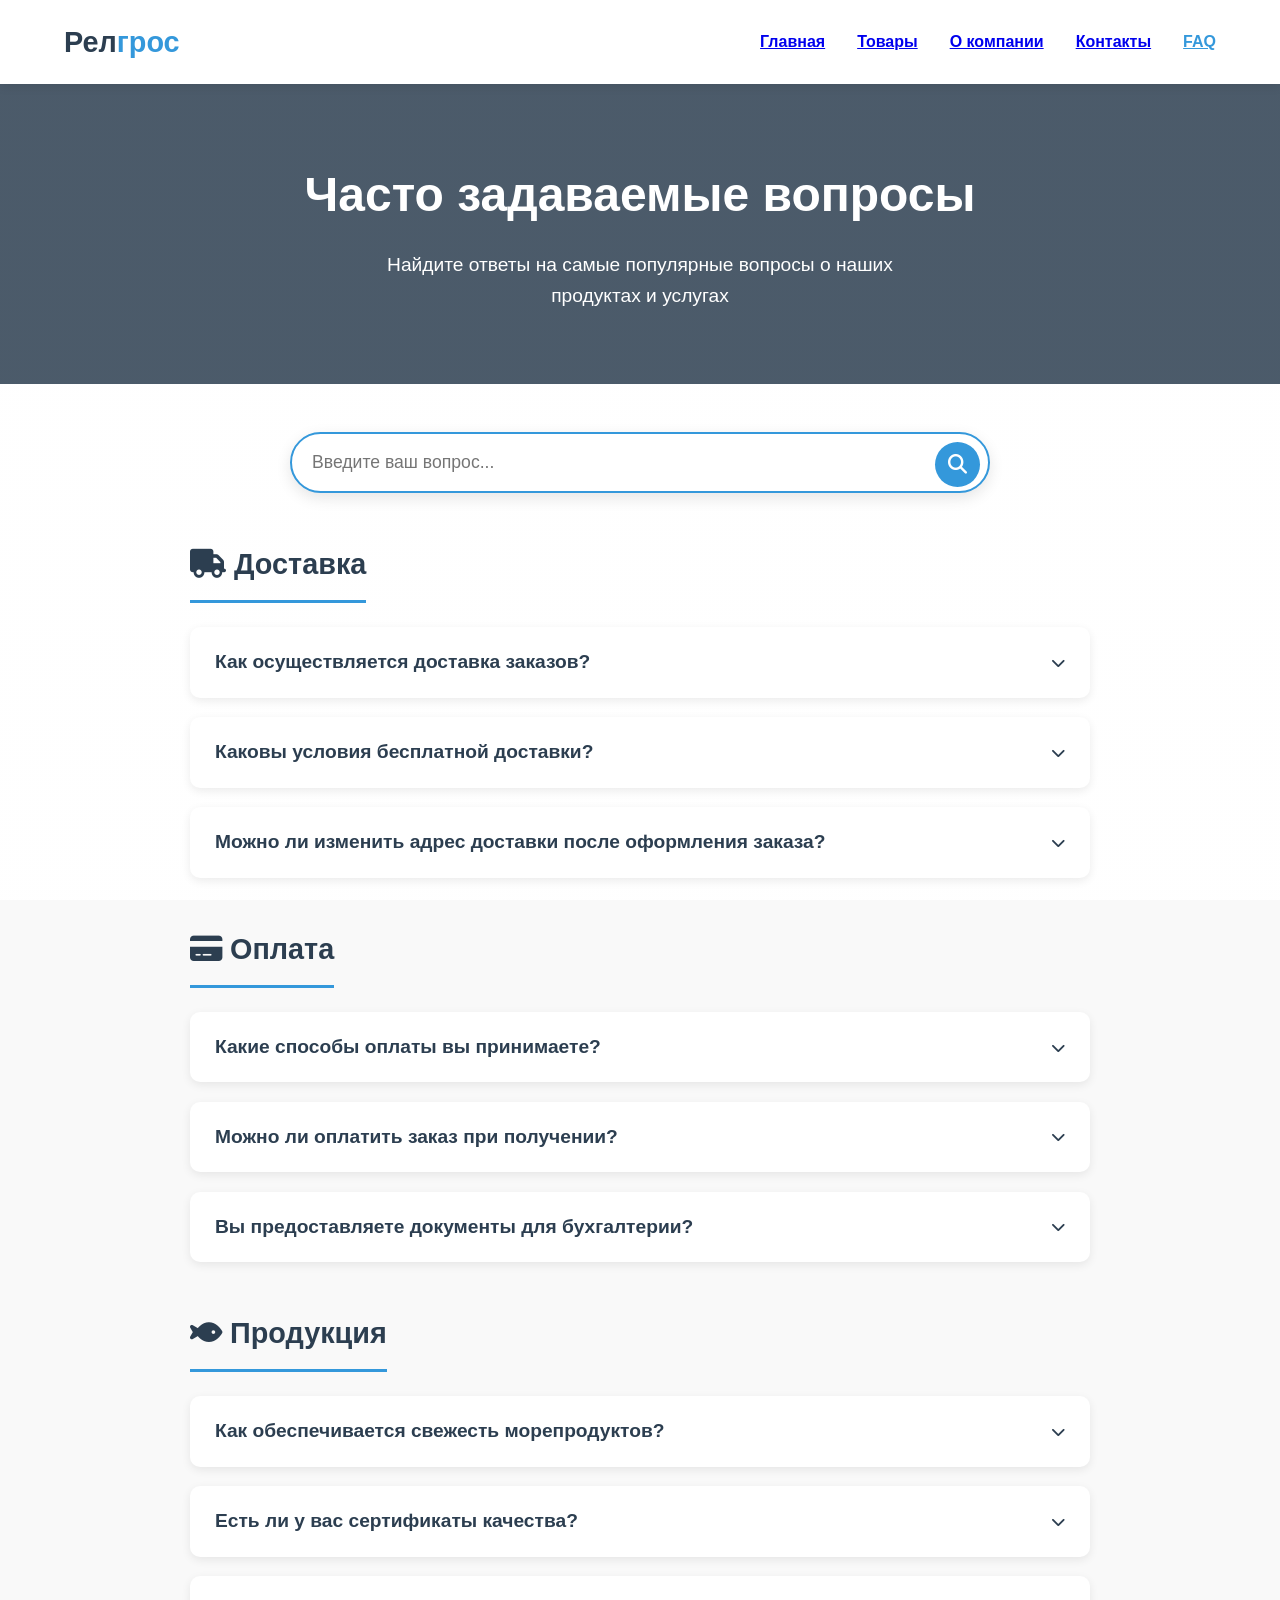
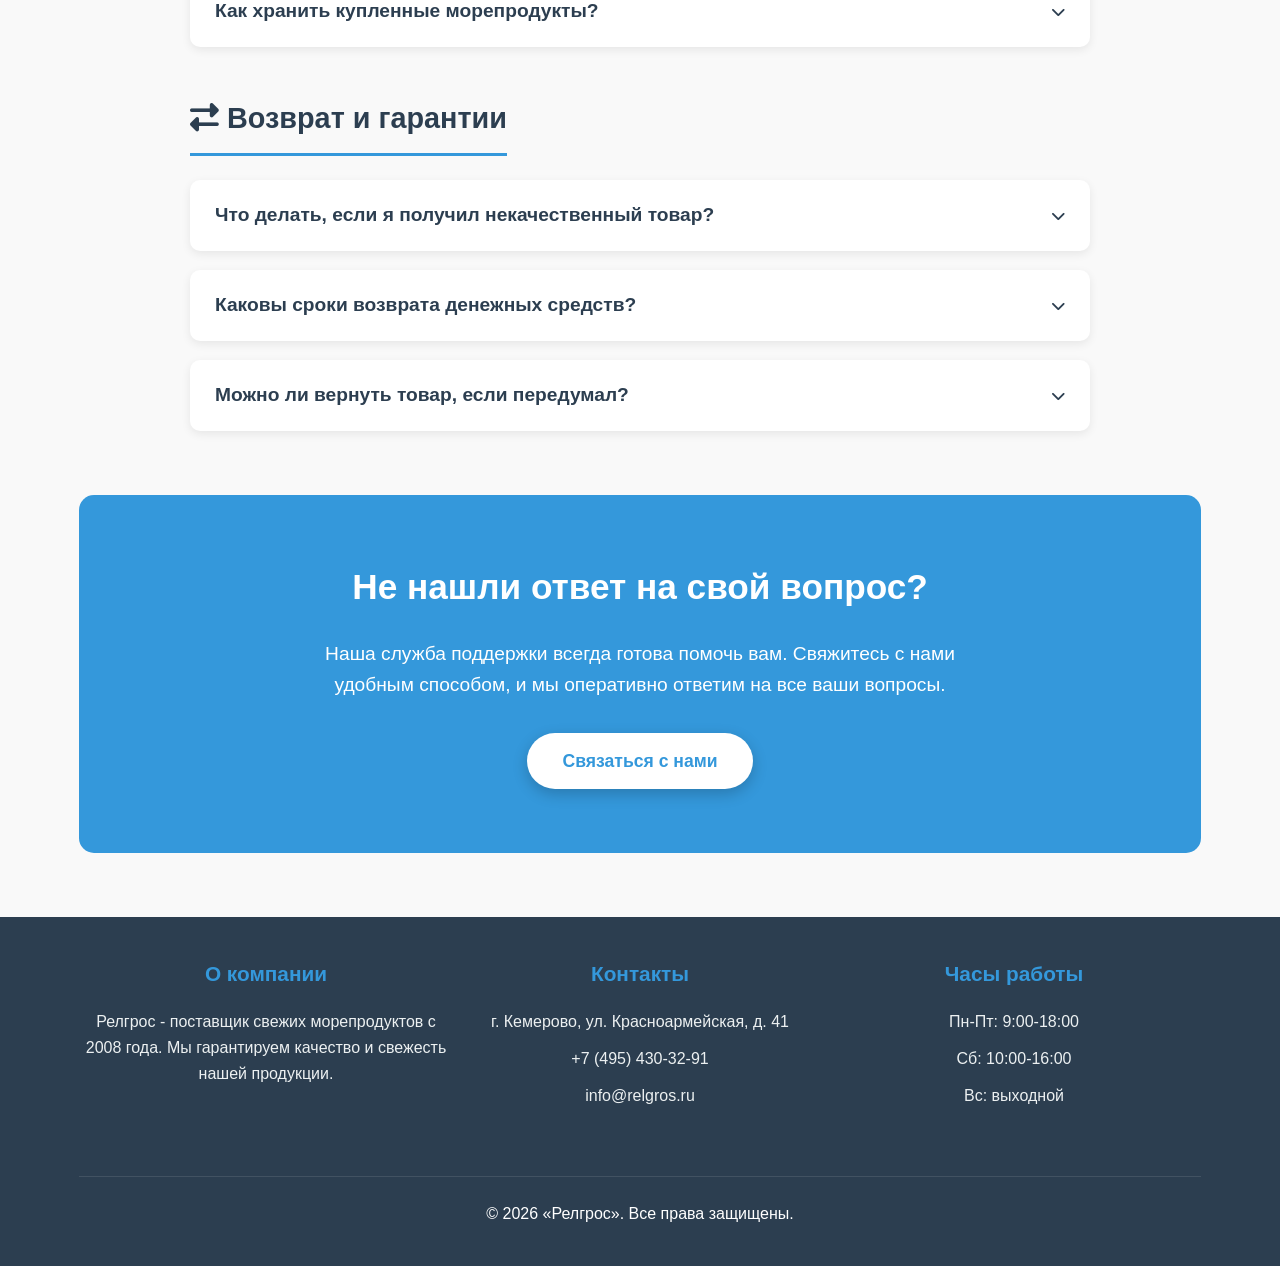
<file: FAQ.html>
<!DOCTYPE html>
<html lang="ru">
<head>
  <meta charset="UTF-8">
  <meta name="viewport" content="width=device-width, initial-scale=1.0">
  <title>FAQ - Морепродукты Релгрос</title>
  <style>
    * {
      margin: 0;
      padding: 0;
      box-sizing: border-box;
      font-family: 'Segoe UI', Tahoma, Geneva, Verdana, sans-serif;
    }
    
    body {
      background-color: #f9f9f9;
      color: #333;
      line-height: 1.6;
      background-image: linear-gradient(rgba(255, 255, 255, 0.95), rgba(255, 255, 255, 0.95)), 
                        url('https://images.unsplash.com/photo-1556702565-0d0f0d1a40a5?q=80&w=2070&auto=format&fit=crop');
      background-size: cover;
      background-attachment: fixed;
    }
    
    .container {
      width: 90%;
      max-width: 1200px;
      margin: 0 auto;
      padding: 0 15px;
    }
    
    header {
      background-color: #fff;
      box-shadow: 0 2px 10px rgba(0, 0, 0, 0.1);
      position: sticky;
      top: 0;
      z-index: 1000;
    }
    
    .nav-wrapper {
      display: flex;
      justify-content: space-between;
      align-items: center;
      padding: 1.2rem 0;
    }
    
    .logo {
      font-size: 1.8rem;
      font-weight: 800;
      color: #2c3e50;
    }
    
    .logo span {
      color: #3498db;
    }
    
    nav {
      display: flex;
      align-items: center;
    }
    
    #nav-menu {
      display: flex;
    }
    
    #nav-menu a {
      margin-left: 2rem;
      font-weight: 600;
      position: relative;
      padding: 8px 0;
    }
    
    #nav-menu a:hover {
      color: #3498db;
    }
    
    .faq-hero {
      background: linear-gradient(rgba(44, 62, 80, 0.85), rgba(44, 62, 80, 0.85)), 
                  url('https://images.unsplash.com/photo-1564759077034-936b00d658e6?q=80&w=2070&auto=format&fit=crop');
      background-size: cover;
      background-position: center;
      height: 300px;
      display: flex;
      align-items: center;
      text-align: center;
      color: white;
      margin-bottom: 3rem;
    }
    
    .faq-hero h1 {
      font-size: 3rem;
      margin-bottom: 1rem;
    }
    
    .faq-hero p {
      max-width: 600px;
      margin: 0 auto;
      font-size: 1.2rem;
    }
    
    .search-container {
      max-width: 700px;
      margin: 2rem auto 3rem;
      position: relative;
    }
    
    .search-box {
      width: 100%;
      padding: 18px 20px;
      border: 2px solid #3498db;
      border-radius: 50px;
      font-size: 1.1rem;
      box-shadow: 0 5px 15px rgba(0, 0, 0, 0.1);
    }
    
    .search-box:focus {
      outline: none;
      border-color: #2980b9;
      box-shadow: 0 5px 20px rgba(52, 152, 219, 0.3);
    }
    
    .search-btn {
      position: absolute;
      right: 10px;
      top: 10px;
      background: #3498db;
      color: white;
      border: none;
      border-radius: 50%;
      width: 45px;
      height: 45px;
      cursor: pointer;
      font-size: 1.2rem;
      transition: all 0.3s ease;
    }
    
    .search-btn:hover {
      background: #2980b9;
      transform: scale(1.05);
    }
    
    .faq-container {
      max-width: 900px;
      margin: 0 auto 4rem;
    }
    
    .faq-category {
      margin-bottom: 3rem;
    }
    
    .faq-category h2 {
      color: #2c3e50;
      margin-bottom: 1.5rem;
      padding-bottom: 0.8rem;
      border-bottom: 3px solid #3498db;
      display: inline-block;
      font-size: 1.8rem;
    }
    
    .faq-item {
      background: white;
      border-radius: 10px;
      box-shadow: 0 3px 10px rgba(0, 0, 0, 0.08);
      margin-bottom: 1.2rem;
      overflow: hidden;
      transition: all 0.3s ease;
    }
    
    .faq-item:hover {
      box-shadow: 0 5px 20px rgba(0, 0, 0, 0.12);
    }
    
    .faq-question {
      padding: 20px 25px;
      font-size: 1.2rem;
      font-weight: 600;
      color: #2c3e50;
      cursor: pointer;
      display: flex;
      justify-content: space-between;
      align-items: center;
      transition: background 0.3s ease;
    }
    
    .faq-question:hover {
      background: #f8f9fa;
    }
    
    .faq-question::after {
      content: '\f078';
      font-family: 'Font Awesome 5 Free';
      font-weight: 900;
      font-size: 0.9rem;
      transition: transform 0.3s ease;
    }
    
    .faq-item.active .faq-question::after {
      transform: rotate(180deg);
    }
    
    .faq-answer {
      padding: 0 25px;
      max-height: 0;
      overflow: hidden;
      transition: all 0.3s ease;
      background: #f8f9fa;
      color: #555;
      line-height: 1.8;
    }
    
    .faq-item.active .faq-answer {
      padding: 20px 25px;
      max-height: 1000px;
    }
    
    .contact-promo {
      background: #3498db;
      color: white;
      padding: 4rem 0;
      text-align: center;
      margin-bottom: 4rem;
      border-radius: 15px;
    }
    
    .contact-promo h2 {
      margin-bottom: 1.5rem;
      font-size: 2.2rem;
    }
    
    .contact-promo p {
      max-width: 700px;
      margin: 0 auto 2rem;
      font-size: 1.2rem;
    }
    
    .contact-btn {
      display: inline-block;
      background: white;
      color: #3498db;
      padding: 14px 35px;
      border-radius: 50px;
      font-weight: 600;
      font-size: 1.1rem;
      text-decoration: none;
      transition: all 0.3s ease;
      box-shadow: 0 5px 15px rgba(0, 0, 0, 0.2);
    }
    
    .contact-btn:hover {
      transform: translateY(-3px);
      box-shadow: 0 8px 20px rgba(0, 0, 0, 0.25);
      background: #f1f8ff;
    }
    
    footer {
      background-color: #2c3e50;
      color: white;
      padding: 2.5rem 0;
      text-align: center;
    }
    
    .footer-content {
      display: flex;
      flex-wrap: wrap;
      justify-content: space-between;
      margin-bottom: 2rem;
    }
    
    .footer-section {
      flex: 1;
      min-width: 250px;
      margin-bottom: 1.5rem;
    }
    
    .footer-section h3 {
      margin-bottom: 1.2rem;
      font-size: 1.3rem;
      color: #3498db;
    }
    
    .footer-section p, .footer-section a {
      margin-bottom: 0.7rem;
      display: block;
      color: #ecf0f1;
      text-decoration: none;
    }
    
    .footer-section a:hover {
      color: #3498db;
      text-decoration: underline;
    }
    
    .copyright {
      border-top: 1px solid rgba(255, 255, 255, 0.1);
      padding-top: 1.5rem;
    }
    
    @media (max-width: 768px) {
      .faq-hero h1 {
        font-size: 2.2rem;
      }
      
      .faq-question {
        padding: 15px 20px;
        font-size: 1.1rem;
      }
      
      .faq-item.active .faq-answer {
        padding: 15px 20px;
      }
      
      .contact-promo {
        padding: 3rem 1.5rem;
      }
    }
  </style>
  <link rel="stylesheet" href="https://cdnjs.cloudflare.com/ajax/libs/font-awesome/6.4.0/css/all.min.css">
</head>
<body>
  <header>
    <div class="container nav-wrapper">
      <div class="logo">Рел<span>грос</span></div>
      <nav id="nav-menu">
        <a href="index.html">Главная</a>
        <a href="#products">Товары</a>
        <a href="#about">О компании</a>
        <a href="kontakti.html">Контакты</a>
        <a href="faq.html" style="color: #3498db;">FAQ</a>
      </nav>
    </div>
  </header>

  <section class="faq-hero">
    <div class="container">
      <h1>Часто задаваемые вопросы</h1>
      <p>Найдите ответы на самые популярные вопросы о наших продуктах и услугах</p>
    </div>
  </section>

  <div class="container">
    <div class="search-container">
      <input type="text" class="search-box" placeholder="Введите ваш вопрос...">
      <button class="search-btn"><i class="fas fa-search"></i></button>
    </div>
    
    <div class="faq-container">
      <div class="faq-category">
        <h2><i class="fas fa-truck"></i> Доставка</h2>
        
        <div class="faq-item">
          <div class="faq-question">Как осуществляется доставка заказов?</div>
          <div class="faq-answer">
            <p>Мы осуществляем доставку по всей России с помощью партнерских транспортных компаний. В пределах Кемерово доставка осуществляется нашими курьерами в течение 2-4 часов после оформления заказа. Для других городов срок доставки составляет от 1 до 5 дней в зависимости от удаленности региона.</p>
          </div>
        </div>
        
        <div class="faq-item">
          <div class="faq-question">Каковы условия бесплатной доставки?</div>
          <div class="faq-answer">
            <p>Бесплатная доставка доступна для заказов от 5000 рублей по Кемерово. Для других городов бесплатная доставка предоставляется при заказе от 10000 рублей. Также мы предлагаем бесплатную доставку для постоянных клиентов по программе лояльности.</p>
          </div>
        </div>
        
        <div class="faq-item">
          <div class="faq-question">Можно ли изменить адрес доставки после оформления заказа?</div>
          <div class="faq-answer">
            <p>Да, вы можете изменить адрес доставки до момента отправки заказа. Для этого свяжитесь с нашим менеджером по телефону +7 (495) 430-32-91 или напишите на info@relgros.ru. После отправки заказа изменение адреса может быть затруднено.</p>
          </div>
        </div>
      </div>
      
      <div class="faq-category">
        <h2><i class="fas fa-credit-card"></i> Оплата</h2>
        
        <div class="faq-item">
          <div class="faq-question">Какие способы оплаты вы принимаете?</div>
          <div class="faq-answer">
            <p>Мы предлагаем несколько удобных способов оплаты:</p>
            <ul style="padding-left: 20px; margin: 15px 0;">
              <li>Банковские карты (Visa, Mastercard, Мир)</li>
              <li>Электронные кошельки (ЮMoney, QIWI)</li>
              <li>Безналичный расчет для юридических лиц</li>
              <li>Наличные при получении (только для Кемерово)</li>
              <li>Онлайн-банкинг (Сбербанк Онлайн, Тинькофф и др.)</li>
            </ul>
          </div>
        </div>
        
        <div class="faq-item">
          <div class="faq-question">Можно ли оплатить заказ при получении?</div>
          <div class="faq-answer">
            <p>Да, для жителей Кемерово доступна оплата наличными или картой при получении заказа. Для других городов оплата при получении возможна только при выборе транспортной компании, поддерживающей данную опцию (например, СДЭК).</p>
          </div>
        </div>
        
        <div class="faq-item">
          <div class="faq-question">Вы предоставляете документы для бухгалтерии?</div>
          <div class="faq-answer">
            <p>Да, мы предоставляем полный комплект документов: товарную накладную, счет-фактуру и договор поставки. Для юридических лиц также доступна электронная подпись документов. Все документы отправляются вместе с заказом или по электронной почте.</p>
          </div>
        </div>
      </div>
      
      <div class="faq-category">
        <h2><i class="fas fa-fish"></i> Продукция</h2>
        
        <div class="faq-item">
          <div class="faq-question">Как обеспечивается свежесть морепродуктов?</div>
          <div class="faq-answer">
            <p>Мы сотрудничаем напрямую с рыболовецкими хозяйствами и поставщиками, что позволяет нам получать продукцию максимально быстро. Все морепродукты хранятся в специализированных холодильных камерах при температуре -2°C. Для доставки используются термоконтейнеры с хладагентами, что гарантирует сохранение свежести.</p>
          </div>
        </div>
        
        <div class="faq-item">
          <div class="faq-question">Есть ли у вас сертификаты качества?</div>
          <div class="faq-answer">
            <p>Да, вся наша продукция имеет необходимые сертификаты качества и соответствия. Мы строго соблюдаем санитарные нормы и регулярно проходим проверки Роспотребнадзора. По запросу мы можем предоставить копии сертификатов для любой партии товара.</p>
          </div>
        </div>
        
        <div class="faq-item">
          <div class="faq-question">Как хранить купленные морепродукты?</div>
          <div class="faq-answer">
            <p>Свежие морепродукты следует хранить в холодильнике при температуре от 0 до +2°C не более 2 суток. Для более длительного хранения рекомендуется заморозка при -18°C. Размораживать продукт следует постепенно в холодильнике. Не допускается повторная заморозка размороженных морепродуктов.</p>
          </div>
        </div>
      </div>
      
      <div class="faq-category">
        <h2><i class="fas fa-exchange-alt"></i> Возврат и гарантии</h2>
        
        <div class="faq-item">
          <div class="faq-question">Что делать, если я получил некачественный товар?</div>
          <div class="faq-answer">
            <p>Если вы получили товар ненадлежащего качества, пожалуйста, немедленно свяжитесь с нами по телефону +7 (495) 430-32-91 или напишите на returns@relgros.ru. Мы организуем возврат и замену товара в кратчайшие сроки. Для решения вопроса нам потребуется фото товара и упаковки.</p>
          </div>
        </div>
        
        <div class="faq-item">
          <div class="faq-question">Каковы сроки возврата денежных средств?</div>
          <div class="faq-answer">
            <p>При отмене заказа до его отправки возврат денежных средств осуществляется в течение 1 рабочего дня. Если заказ уже был отправлен, возврат производится после получения товара обратно на наш склад. Срок возврата средств на банковскую карту составляет 3-10 рабочих дней в зависимости от банка.</p>
          </div>
        </div>
        
        <div class="faq-item">
          <div class="faq-question">Можно ли вернуть товар, если передумал?</div>
          <div class="faq-answer">
            <p>Согласно законодательству РФ, скоропортящиеся пищевые продукты (к которым относятся морепродукты) возврату и обмену не подлежат. Исключение составляют случаи, когда товар был доставлен ненадлежащего качества или с истекшим сроком годности.</p>
          </div>
        </div>
      </div>
    </div>
    
    <div class="contact-promo">
      <h2>Не нашли ответ на свой вопрос?</h2>
      <p>Наша служба поддержки всегда готова помочь вам. Свяжитесь с нами удобным способом, и мы оперативно ответим на все ваши вопросы.</p>
      <a href="kontakti.html" class="contact-btn">Связаться с нами</a>
    </div>
  </div>

  <footer>
    <div class="container">
      <div class="footer-content">
        <div class="footer-section">
          <h3>О компании</h3>
          <p>Релгрос - поставщик свежих морепродуктов с 2008 года. Мы гарантируем качество и свежесть нашей продукции.</p>
        </div>
        
        <div class="footer-section">
          <h3>Контакты</h3>
          <p>г. Кемерово, ул. Красноармейская, д. 41</p>
          <a href="tel:+74954303291">+7 (495) 430-32-91</a>
          <a href="mailto:info@relgros.ru">info@relgros.ru</a>
        </div>
        
        <div class="footer-section">
          <h3>Часы работы</h3>
          <p>Пн-Пт: 9:00-18:00</p>
          <p>Сб: 10:00-16:00</p>
          <p>Вс: выходной</p>
        </div>
      </div>
      
      <div class="copyright">
        <p>&copy; 2026 «Релгрос». Все права защищены.</p>
      </div>
    </div>
  </footer>

  <script>
    // Функционал аккордеона
    const faqItems = document.querySelectorAll('.faq-item');
    
    faqItems.forEach(item => {
      const question = item.querySelector('.faq-question');
      
      question.addEventListener('click', () => {
        // Закрываем все открытые элементы
        faqItems.forEach(otherItem => {
          if (otherItem !== item && otherItem.classList.contains('active')) {
            otherItem.classList.remove('active');
          }
        });
        
        // Переключаем текущий элемент
        item.classList.toggle('active');
      });
    });
    
    // Поиск по FAQ
    const searchBox = document.querySelector('.search-box');
    
    searchBox.addEventListener('input', () => {
      const searchTerm = searchBox.value.toLowerCase();
      
      faqItems.forEach(item => {
        const question = item.querySelector('.faq-question').textContent.toLowerCase();
        const answer = item.querySelector('.faq-answer').textContent.toLowerCase();
        
        if (question.includes(searchTerm) || answer.includes(searchTerm)) {
          item.style.display = 'block';
          
          // Открываем элемент, если он содержит искомый термин
          if (!item.classList.contains('active')) {
            item.classList.add('active');
          }
        } else {
          item.style.display = 'none';
        }
      });
    });
    
    // Прокрутка к категории при клике на ссылку в URL
    document.addEventListener('DOMContentLoaded', () => {
      const hash = window.location.hash;
      if (hash) {
        const targetElement = document.querySelector(hash);
        if (targetElement) {
          setTimeout(() => {
            targetElement.scrollIntoView({ behavior: 'smooth', block: 'start' });
          }, 300);
        }
      }
    });
  </script>
</body>
</html>
</file>
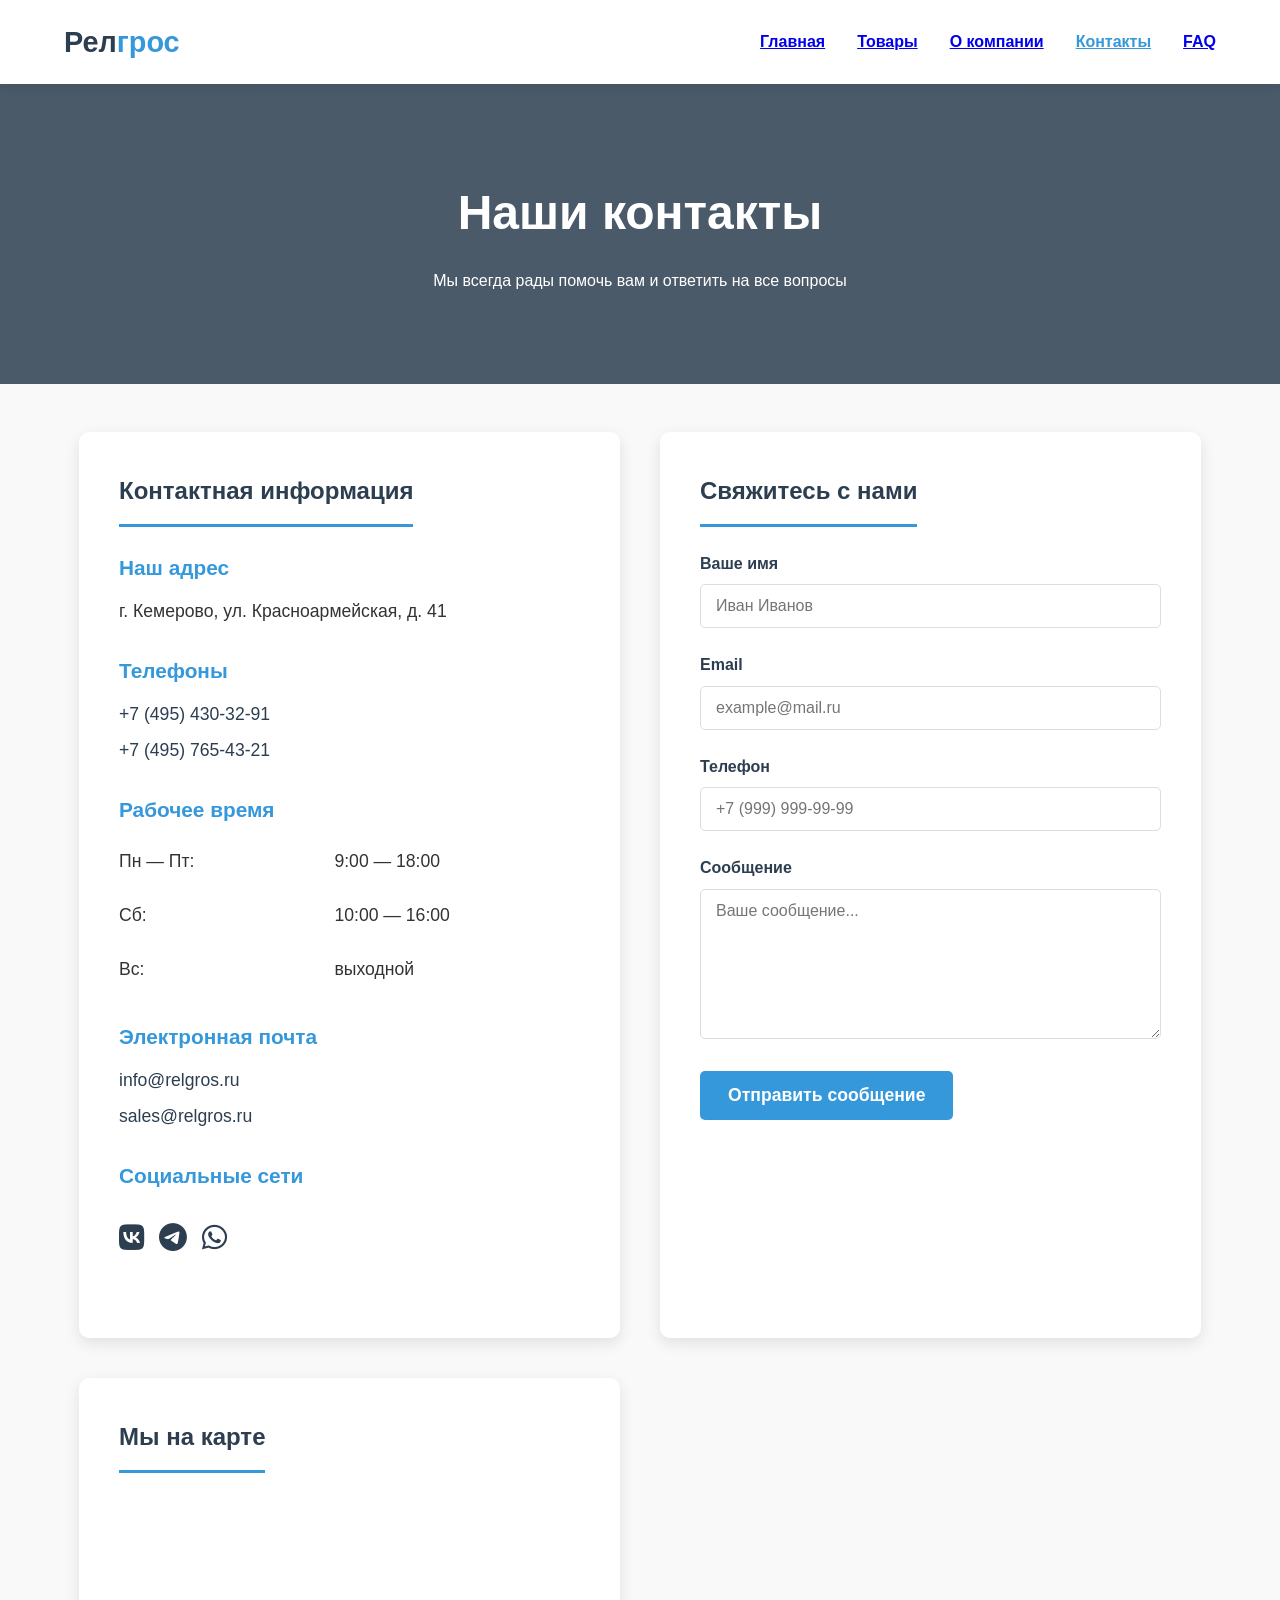
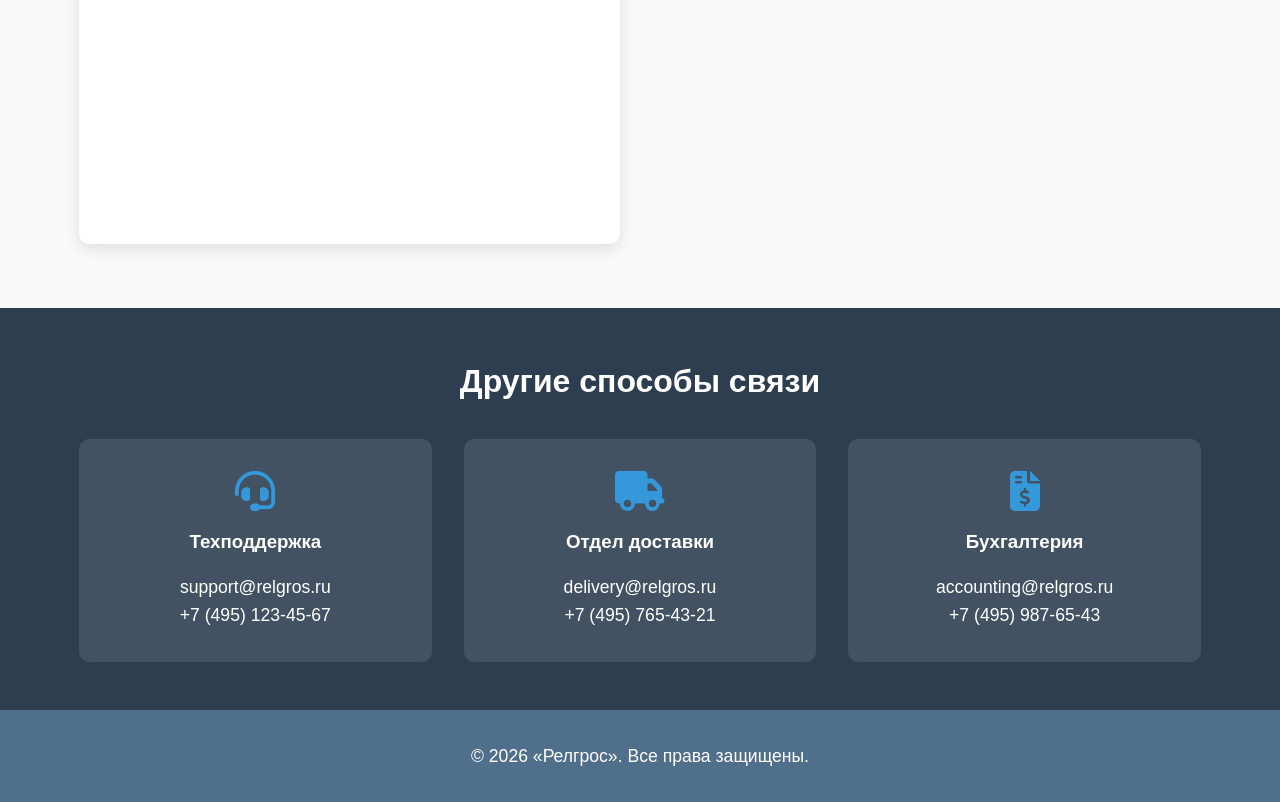
<file: kontakti.html>
<!DOCTYPE html>
<html lang="ru">
<head>
  <meta charset="UTF-8">
  <meta name="viewport" content="width=device-width, initial-scale=1.0">
  <title>Контакты - Морепродукты Релгрос</title>
  <style>
    
    * {
      margin: 0;
      padding: 0;
      box-sizing: border-box;
      font-family: 'Segoe UI', Tahoma, Geneva, Verdana, sans-serif;
    }
    
    body {
      background-color: #f9f9f9;
      color: #333;
      line-height: 1.6;
    }
    
    .container {
      width: 90%;
      max-width: 1200px;
      margin: 0 auto;
      padding: 0 15px;
    }
    
    header {
      background-color: #fff;
      box-shadow: 0 2px 10px rgba(0, 0, 0, 0.1);
      position: sticky;
      top: 0;
      z-index: 1000;
    }
    
    .nav-wrapper {
      display: flex;
      justify-content: space-between;
      align-items: center;
      padding: 1.2rem 0;
    }
    
    .logo {
      font-size: 1.8rem;
      font-weight: 800;
      color: #2c3e50;
    }
    
    .logo span {
      color: #3498db;
    }
    
    nav {
      display: flex;
      align-items: center;
    }
    
    #nav-menu {
      display: flex;
    }
    
    #nav-menu a {
      margin-left: 2rem;
      font-weight: 600;
      position: relative;
      padding: 8px 0;
    }
    
    #nav-menu a:hover {
      color: #3498db;
    }
    
    .contact-hero {
      background: linear-gradient(rgba(44, 62, 80, 0.85), rgba(44, 62, 80, 0.85)), 
                  url('https://images.unsplash.com/photo-1519681393784-d120267933ba?ixlib=rb-1.2.1&auto=format&fit=crop&w=1950&q=80');
      background-size: cover;
      background-position: center;
      height: 300px;
      display: flex;
      align-items: center;
      text-align: center;
      color: white;
      margin-bottom: 3rem;
    }
    
    .contact-hero h1 {
      font-size: 3rem;
      margin-bottom: 1rem;
    }
    
    .contact-content {
      display: grid;
      grid-template-columns: repeat(auto-fit, minmax(350px, 1fr));
      gap: 2.5rem;
      margin-bottom: 4rem;
    }
    
    .contact-info, .contact-form, .map-container {
      background: white;
      border-radius: 10px;
      box-shadow: 0 5px 15px rgba(0, 0, 0, 0.1);
      padding: 2.5rem;
    }
    
    .contact-info h2, .contact-form h2, .map-container h2 {
      color: #2c3e50;
      margin-bottom: 1.5rem;
      padding-bottom: 0.8rem;
      border-bottom: 3px solid #3498db;
      display: inline-block;
    }
    
    .info-block {
      margin-bottom: 1.8rem;
    }
    
    .info-block h3 {
      color: #3498db;
      margin-bottom: 0.8rem;
      font-size: 1.3rem;
    }
    
    .info-block p, .info-block a {
      margin: 0.5rem 0;
      display: block;
      font-size: 1.1rem;
    }
    
    .info-block a {
      color: #2c3e50;
      text-decoration: none;
      transition: all 0.3s ease;
    }
    
    .info-block a:hover {
      color: #3498db;
      text-decoration: underline;
    }
    
    .work-hours {
      display: grid;
      grid-template-columns: auto auto;
      gap: 10px;
    }
    
    .form-group {
      margin-bottom: 1.5rem;
    }
    
    .form-group label {
      display: block;
      margin-bottom: 0.5rem;
      font-weight: 600;
      color: #2c3e50;
    }
    
    .form-group input, 
    .form-group textarea {
      width: 100%;
      padding: 12px 15px;
      border: 1px solid #ddd;
      border-radius: 5px;
      font-size: 1rem;
    }
    
    .form-group textarea {
      height: 150px;
      resize: vertical;
    }
    
    .submit-btn {
      background: #3498db;
      color: white;
      padding: 14px 28px;
      border: none;
      border-radius: 5px;
      font-size: 1.1rem;
      font-weight: 600;
      cursor: pointer;
      transition: all 0.3s ease;
    }
    
    .submit-btn:hover {
      background: #2980b9;
      transform: translateY(-2px);
      box-shadow: 0 5px 10px rgba(0, 0, 0, 0.1);
    }
    
    .map-container iframe {
      width: 100%;
      height: 300px;
      border: none;
      border-radius: 5px;
    }
    
    .additional-contacts {
      background: #2c3e50;
      color: white;
      padding: 3rem 0;
      text-align: center;
    }
    
    .additional-contacts h2 {
      margin-bottom: 1.5rem;
      font-size: 2rem;
    }
    
    .contact-cards {
      display: grid;
      grid-template-columns: repeat(auto-fit, minmax(250px, 1fr));
      gap: 2rem;
      margin-top: 2rem;
    }
    
    .contact-card {
      background: rgba(255, 255, 255, 0.1);
      padding: 2rem;
      border-radius: 10px;
      transition: all 0.3s ease;
    }
    
    .contact-card:hover {
      transform: translateY(-10px);
      background: rgba(255, 255, 255, 0.15);
    }
    
    .contact-card i {
      font-size: 2.5rem;
      margin-bottom: 1rem;
      color: #3498db;
    }
    
    .contact-card h3 {
      margin-bottom: 1rem;
    }
    
    .contact-card p {
      font-size: 1.1rem;
    }
    
    footer {
      background-color: #506f8b;
      color: white;
      padding: 2rem 0;
      text-align: center;
      font-size: 1.1rem;
    }
    
    @media (max-width: 768px) {
      .contact-hero h1 {
        font-size: 2.2rem;
      }
      
      .contact-content {
        grid-template-columns: 1fr;
      }
    }
  </style>
  <link rel="stylesheet" href="https://cdnjs.cloudflare.com/ajax/libs/font-awesome/6.4.0/css/all.min.css">
</head>
<body>
  <header>
    <div class="container nav-wrapper">
      <div class="logo">Рел<span>грос</span></div>
      <nav id="nav-menu">
        <a href="index.html">Главная</a>
        <a href="index.html">Товары</a> 
        <a href="index.html">О компании</a>
        <a href="kontakti.html" style="color: #3498db;">Контакты</a>
        <a href="FAQ.html">FAQ</a>
      </nav>
    </div>
  </header>

  <section class="contact-hero">
    <div class="container">
      <h1>Наши контакты</h1>
      <p>Мы всегда рады помочь вам и ответить на все вопросы</p>
    </div>
  </section>

  <div class="container">
    <div class="contact-content">
      <div class="contact-info">
        <h2>Контактная информация</h2>
        
        <div class="info-block">
          <h3>Наш адрес</h3>
          <p>г. Кемерово, ул. Красноармейская, д. 41</p>
        </div>
        
        <div class="info-block">
          <h3>Телефоны</h3>
          <a href="tel:+74954303291">+7 (495) 430-32-91</a>
          <a href="tel:+74957654321">+7 (495) 765-43-21</a>
        </div>
        
        <div class="info-block">
          <h3>Рабочее время</h3>
          <div class="work-hours">
            <p>Пн — Пт:</p>
            <p>9:00 — 18:00</p>
            <p>Сб:</p>
            <p>10:00 — 16:00</p>
            <p>Вс:</p>
            <p>выходной</p>
          </div>
        </div>
        
        <div class="info-block">
          <h3>Электронная почта</h3>
          <a href="mailto:info@relgros.ru">info@relgros.ru</a>
          <a href="mailto:sales@relgros.ru">sales@relgros.ru</a>
        </div>
        
        <div class="info-block">
          <h3>Социальные сети</h3>
          <div style="display: flex; gap: 15px; margin-top: 15px;">
            <a href="#" style="font-size: 1.8rem;"><i class="fab fa-vk"></i></a>
            <a href="#" style="font-size: 1.8rem;"><i class="fab fa-telegram"></i></a>
            <a href="#" style="font-size: 1.8rem;"><i class="fab fa-whatsapp"></i></a>
          </div>
        </div>
      </div>
      
      <div class="contact-form">
        <h2>Свяжитесь с нами</h2>
        <form>
          <div class="form-group">
            <label for="name">Ваше имя</label>
            <input type="text" id="name" placeholder="Иван Иванов">
          </div>
          
          <div class="form-group">
            <label for="email">Email</label>
            <input type="email" id="email" placeholder="example@mail.ru">
          </div>
          
          <div class="form-group">
            <label for="phone">Телефон</label>
            <input type="tel" id="phone" placeholder="+7 (999) 999-99-99">
          </div>
          
          <div class="form-group">
            <label for="message">Сообщение</label>
            <textarea id="message" placeholder="Ваше сообщение..."></textarea>
          </div>
          
          <button type="submit" class="submit-btn">Отправить сообщение</button>
        </form>
      </div>
      
      <div class="map-container">
        <h2>Мы на карте</h2>
        <iframe src="https://www.google.com/maps/embed?pb=!1m18!1m12!1m3!1d1272.965680775117!2d86.05310452028368!3d55.35508983492132!2m3!1f0!2f0!3f0!3m2!1i1024!2i768!4f13.1!3m3!1m2!1s0x42d80b93ed705cad%3A0xdbc543713caa231c!2z0YPQuy4g0JrRgNCw0YHQvdC-0LDRgNC80LXQudGB0LrQsNGPLCA0MSwg0JrQtdC80LXRgNC-0LLQviwg0JrQtdC80LXRgNC-0LLRgdC60LDRjyDQvtCx0LsuLCA2NTAwMTA!5e0!3m2!1sru!2sru!4v1749361818632!5m2!1sru!2sru" allowfullscreen="" loading="lazy" referrerpolicy="no-referrer-when-downgrade"></iframe>
      </div>
    </div>
  </div>

  <section class="additional-contacts">
    <div class="container">
      <h2>Другие способы связи</h2>
      <div class="contact-cards">
        <div class="contact-card">
          <i class="fas fa-headset"></i>
          <h3>Техподдержка</h3>
          <p>support@relgros.ru</p>
          <p>+7 (495) 123-45-67</p>
        </div>
        
        <div class="contact-card">
          <i class="fas fa-truck"></i>
          <h3>Отдел доставки</h3>
          <p>delivery@relgros.ru</p>
          <p>+7 (495) 765-43-21</p>
        </div>
        
        <div class="contact-card">
          <i class="fas fa-file-invoice-dollar"></i>
          <h3>Бухгалтерия</h3>
          <p>accounting@relgros.ru</p>
          <p>+7 (495) 987-65-43</p>
        </div>
      </div>
    </div>
  </section>

<footer>
    &copy; 2026 «Релгрос». Все права защищены.
  </footer>

</body>
</html>
</file>
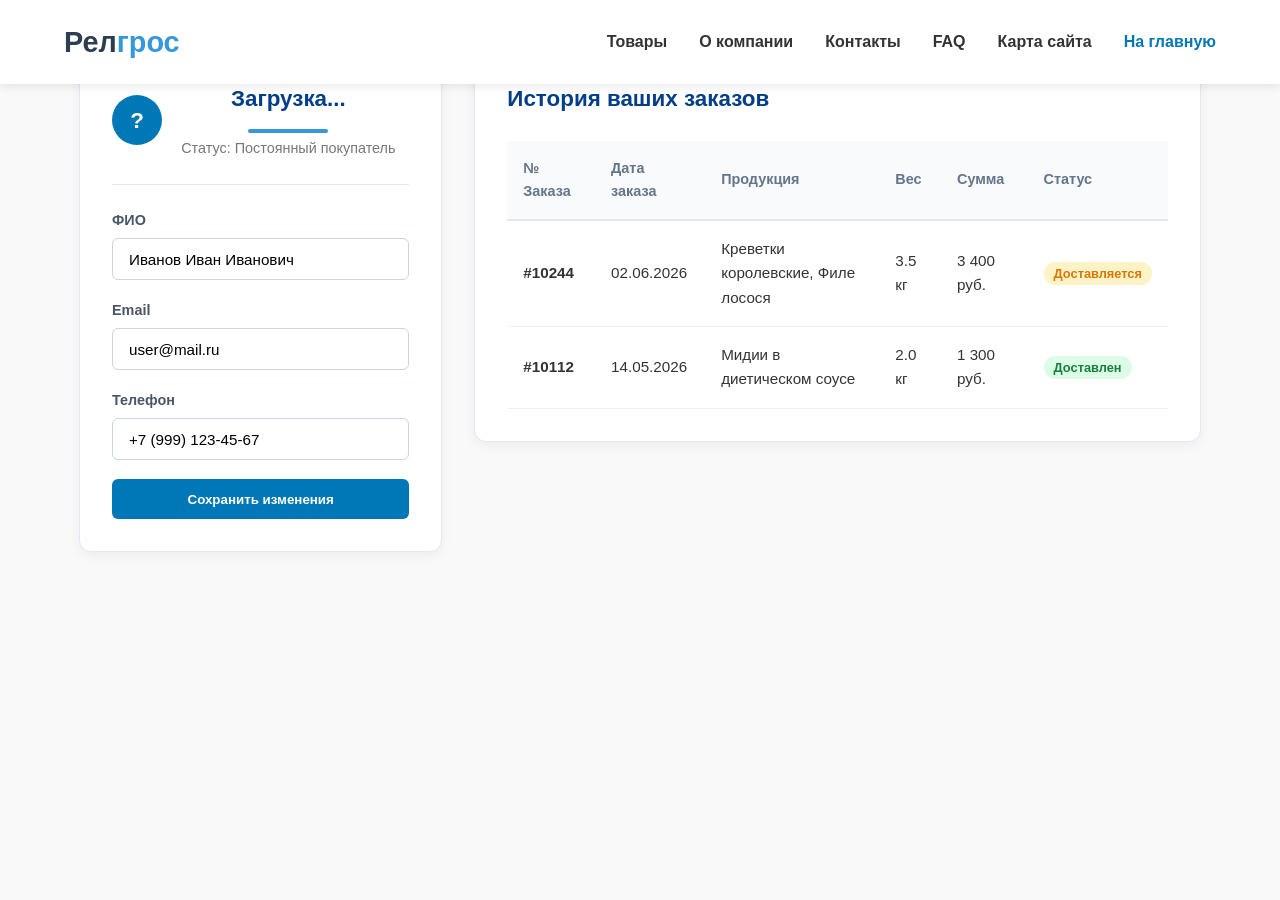
<file: profile.html>
<!DOCTYPE html>
<html lang="ru">
<head>
  <meta charset="UTF-8">
  <meta name="viewport" content="width=device-width, initial-scale=1.0">
  <title>Личный кабинет - ООО Релгрос</title>
  <link rel="stylesheet" href="style.css">
</head>
<body>
  <!-- Шапка сайта -->
  <header>
    <div class="container nav-wrapper">
      <div class="logo">Рел<span>грос</span></div>
      <nav id="nav-menu">
        <a href="index.html#products">Товары</a>
        <a href="index.html#about">О компании</a>
        <a href="kontakti.html">Контакты</a>
        <a href="FAQ.html">FAQ</a>
        <a href="sitemap.html">Карта сайта</a>
        <a href="index.html" style="color: #0077b6; font-weight: bold;">На главную</a>
      </nav>
    </div>
  </header>

  <div class="container" style="margin-top: 3rem; margin-bottom: 3rem;">
    <div class="lk-grid-container">
      
      <!-- Профиль пользователя -->
      <div class="profile-card-box">
        <div class="profile-header-main">
          <!-- Сюда автоматом прилетит первая буква имени любого юзера -->
          <div class="avatar-circle" id="user-avatar">?</div>
          <div class="profile-meta-title">
            <!-- Сюда прилетит его имя -->
            <h2>Загрузка...</h2>
            <p>Статус: Постоянный покупатель</p>
          </div>
        </div>
        <hr style="border: 0; border-top: 1px solid #e2e8f0; margin: 1.5rem 0;">
        
        <form id="lk-profile-form">
          <div class="form-item-block">
            <label>ФИО</label>
            <input type="text" value="Иванов Иван Иванович">
          </div>
          <div class="form-item-block">
            <label>Email</label>
            <input type="email" value="user@mail.ru">
          </div>
          <div class="form-item-block">
            <label>Телефон</label>
            <input type="text" value="+7 (999) 123-45-67">
          </div>
          <button type="submit" class="save-profile-btn">Сохранить изменения</button>
        </form>
      </div>

      <!-- История заказов -->
      <div class="orders-history-box" id="orders-history">
        <h3>История ваших заказов</h3>
        <div style="overflow-x: auto;">
          <table class="custom-orders-table">
            <thead>
              <tr>
                <th>№ Заказа</th>
                <th>Дата заказа</th>
                <th>Продукция</th>
                <th>Вес</th>
                <th>Сумма</th>
                <th>Статус</th>
              </tr>
            </thead>
            <tbody>
              <tr class="clickable-order-row" onclick="toggleOrderRow('order-details-1')">
                <td><strong>#10244</strong></td>
                <td>02.06.2026</td>
                <td>Креветки королевские, Филе лосося</td>
                <td>3.5 кг</td>
                <td>3 400 руб.</td>
                <td><span class="badge status-processing">Доставляется</span></td>
              </tr>
              <tr id="order-details-1" class="hidden-details-row" style="display: none;">
                <td colspan="6">
                  <div class="expanded-order-details">
                    <p><strong>Адрес доставки:</strong> г. Москва, ул. Ленина, д. 15, кв. 42</p>
                    <p><strong>Способ оплаты:</strong> Картой на сайте</p>
                  </div>
                </td>
              </tr>
              <tr class="clickable-order-row" onclick="toggleOrderRow('order-details-2')">
                <td><strong>#10112</strong></td>
                <td>14.05.2026</td>
                <td>Мидии в диетическом соусе</td>
                <td>2.0 кг</td>
                <td>1 300 руб.</td>
                <td><span class="badge status-completed">Доставлен</span></td>
              </tr>
              <tr id="order-details-2" class="hidden-details-row" style="display: none;">
                <td colspan="6">
                  <div class="expanded-order-details">
                    <p><strong>Адрес доставки:</strong> г. Москва, ул. Ленина, д. 15, кв. 42</p>
                    <p><strong>Способ оплаты:</strong> Наличными курьеру</p>
                  </div>
                </td>
              </tr>
            </tbody>
          </table>
        </div>
      </div>

    </div>
  </div>

  <script src="script.js"></script>
  <script>
    function toggleOrderRow(id) {
      const row = document.getElementById(id);
      row.style.display = (row.style.display === 'none') ? 'table-row' : 'none';
    }
    document.getElementById('lk-profile-form').addEventListener('submit', (e) => {
      e.preventDefault();
      alert('Данные профиля успешно обновлены!');
    });
  </script>
</body>
</html>
</file>
<file: style.css>
html, body {
  max-width: 100%;
  overflow-x: hidden; /* Жестко режет всё, что пытается вылезти справа или слева */
}
.products {
      max-width: 1200px;
      margin: 2rem auto;
      padding: 0 1rem;
    }
    .products h2 {
      text-align: center;
      margin-bottom: 1.5rem;
      color: #023e8a;
    }
    .product-list {
      display: grid;
      grid-template-columns: repeat(auto-fit, minmax(250px, 1fr));
      gap: 1.5rem;
    }
    .product-card {
      background: rgb(255, 255, 255);
      border-radius: 8px;
      box-shadow: 0 2px 8px rgba(0, 0, 0, 0.1);
      overflow: hidden;
      display: flex;
      flex-direction: column;
      transition: transform 0.3s ease;
    }
    .product-card:hover {
      transform: translateY(-5px);
    }
    .product-card img {
      width: 100%;
      height: 180px;
      object-fit: cover;
    }
    .product-info {
      padding: 1rem;
      flex-grow: 1;
      display: flex;
      flex-direction: column;
      justify-content: space-between;
    }
    .product-info h3 {
      margin-bottom: 0.5rem;
      color: #76cfff;
    }
    .product-info p {
      flex-grow: 1;
      font-size: 0.95rem;
      margin-bottom: 1rem;
    }
    .product-info .price {
      font-weight: bold;
      font-size: 1.1rem;
      color: #023e8a;
    }
    .btn-buy {
      background-color: #0077b6;
      color: white;
      border: none;
      padding: 0.5rem 1rem;
      border-radius: 4px;
      cursor: pointer;
      font-weight: 600;
      transition: background-color 0.3s ease;
      text-align: center;
      margin-top: 0.5rem;
    }
    .btn-buy:hover {
      background-color: #005f86;
    }

     /* Глобальные стили */
    :root {
      --primary-color: #2c3e50;
      --secondary-color: #3498db;
      --accent-color: #e74c3c;
      --light-color: #ecf0f1;
      --dark-color: #2c3e50;
      --text-color: #333;
      --light-gray: #f5f5f5;
      --border-radius: 8px;
      --box-shadow: 0 4px 15px rgba(0, 0, 0, 0.1);
      --transition: all 0.3s ease;
    }
    
    * {
      margin: 0;
      padding: 0;
      box-sizing: border-box;
      font-family: 'Segoe UI', Tahoma, Geneva, Verdana, sans-serif;
    }
    
    body {
      background-color: #f9f9f9;
      color: var(--text-color);
      line-height: 1.6;
    }
    
    a {
      text-decoration: none;
      color: inherit;
    }
    
    button {
      cursor: pointer;
      border: none;
      outline: none;
      transition: var(--transition);
    }
    
    .container {
      width: 90%;
      max-width: 1200px;
      margin: 0 auto;
      padding: 0 15px;
    }
    
    section {
      padding: 5rem 0;
    }
    
    h1, h2, h3 {
      font-weight: 700;
      margin-bottom: 1.5rem;
      color: var(--primary-color);
    }
    
    h1 {
      font-size: 3rem;
      line-height: 1.2;
    }
    
    h2 {
      font-size: 2.5rem;
      text-align: center;
      position: relative;
      padding-bottom: 1rem;
    }
    
    h2::after {
      content: '';
      position: absolute;
      bottom: 0;
      left: 50%;
      transform: translateX(-50%);
      width: 80px;
      height: 4px;
      background: var(--secondary-color);
      border-radius: 2px;
    }
    
    p {
      margin-bottom: 1rem;
      font-size: 1.1rem;
    }
    
    .btn {
      display: inline-block;
      padding: 12px 28px;
      border-radius: var(--border-radius);
      font-weight: 600;
      font-size: 1rem;
      text-align: center;
      transition: var(--transition);
    }
    
    .btn-primary {
      background-color: var(--secondary-color);
      color: white;
    }
    
    .btn-primary:hover {
      background-color: #2980b9;
      transform: translateY(-3px);
    }
    
    .btn-buy {
      background-color: var(--accent-color);
      color: white;
      padding: 10px 20px;
      border-radius: var(--border-radius);
      font-weight: 600;
      margin-top: 15px;
      width: 100%;
    }
    
    .btn-buy:hover {
      background-color: #c0392b;
    }
    
    /* Шапка сайта */
    header {
      background-color: white;
      box-shadow: 0 2px 10px rgba(0, 0, 0, 0.1);
      position: fixed;
      top: 0;
      left: 0;
      width: 100%;
      z-index: 1000;
    }
    
    .nav-wrapper {
      display: flex;
      justify-content: space-between;
      align-items: center;
      padding: 1.2rem 0;
    }
    
    .logo {
      font-size: 1.8rem;
      font-weight: 800;
      color: var(--primary-color);
    }
    
    .logo span {
      color: var(--secondary-color);
    }
    
    nav {
      display: flex;
      align-items: center;
    }
    
    #nav-menu {
      display: flex;
    }
    
    #nav-menu a {
      margin-left: 2rem;
      font-weight: 600;
      position: relative;
      padding: 8px 0;
    }
    
    #nav-menu a::after {
      content: '';
      position: absolute;
      bottom: 0;
      left: 0;
      width: 0;
      height: 2px;
      background: var(--secondary-color);
      transition: var(--transition);
    }
    
    #nav-menu a:hover::after {
      width: 100%;
    }
    
    .nav-actions {
      display: flex;
      align-items: center;
      margin-left: 2rem;
    }
    
    .nav-actions ul {
      display: flex;
      list-style: none;
    }
    
    .nav-actions li {
      margin-left: 1.5rem;
    }
    
    .nav-actions a {
      font-weight: 600;
    }
    
    .menu-toggle {
      display: none;
      flex-direction: column;
      justify-content: space-between;
      width: 30px;
      height: 21px;
      cursor: pointer;
    }
    
    .menu-toggle div {
      height: 3px;
      background: var(--primary-color);
      border-radius: 10px;
      transition: var(--transition);
    }
    
    /* Герой-секция */
    .hero {
      background: linear-gradient(rgba(44, 62, 80, 0.8), rgba(44, 62, 80, 0.8)), 
                  url('https://images.unsplash.com/photo-1519681393784-d120267933ba?ixlib=rb-1.2.1&auto=format&fit=crop&w=1950&q=80');
      background-size: cover;
      background-position: center;
      height: 100vh;
      min-height: 700px;
      display: flex;
      align-items: center;
      text-align: center;
      color: white;
      margin-top: 0;
    }
    
    .hero div {
      max-width: 800px;
      margin: 0 auto;
    }
    
    .hero h1 {
      font-size: 3.5rem;
      color: white;
      margin-bottom: 1.5rem;
      text-shadow: 0 2px 4px rgba(0,0,0,0.3);
    }
    
    .hero p {
      font-size: 1.4rem;
      margin-bottom: 2.5rem;
      max-width: 600px;
      margin-left: auto;
      margin-right: auto;
    }
    
    /* Секция продуктов */
    .products {
      background-color: var(--light-gray);
    }
    
    .product-list {
      display: grid;
      grid-template-columns: repeat(auto-fill, minmax(280px, 1fr));
      gap: 2rem;
      margin-top: 3rem;
    }
    
    .product-card {
      background: white;
      border-radius: var(--border-radius);
      overflow: hidden;
      box-shadow: var(--box-shadow);
      transition: var(--transition);
    }
    
    .product-card:hover {
      transform: translateY(-10px);
      box-shadow: 0 10px 25px rgba(0,0,0,0.15);
    }
    
    .product-card img {
      width: 100%;
      height: 200px;
      object-fit: cover;
      display: block;
    }
    
    .product-info {
      padding: 1.5rem;
    }
    
    .product-info h3 {
      font-size: 1.4rem;
      margin-bottom: 0.8rem;
    }
    
    .price {
      font-size: 1.3rem;
      font-weight: 700;
      color: var(--accent-color);
      margin: 10px 0;
    }
    
    /* О компании */
    .about {
      background: white;
    }
    
    .about p {
      max-width: 800px;
      margin: 0 auto;
      text-align: center;
      font-size: 1.2rem;
    }
    
    /* Контакты */
    .contact-info {
      background: white;
      padding: 2.5rem;
      border-radius: var(--border-radius);
      box-shadow: var(--box-shadow);
      max-width: 600px;
      margin: 0 auto;
      text-align: center;
    }
    
    .contact-info p {
      font-size: 1.2rem;
      margin-bottom: 1.2rem;
    }
    
    .contact-info a {
      color: var(--secondary-color);
      font-weight: 600;
      transition: var(--transition);
    }
    
    .contact-info a:hover {
      color: var(--accent-color);
      text-decoration: underline;
    }
    
    /* Подвал */
    footer {
      background-color: var(--primary-color);
      color: white;
      padding: 2rem 0;
      text-align: center;
      font-size: 1.1rem;
    }
    
    /* Корзина */
.cart {
  position: fixed;
  top: 0;
  right: 0; /* Всегда к правому краю */
  width: 100%;
  max-width: 400px;
  height: 100vh;
  background: white;
  box-shadow: -5px 0 15px rgba(0,0,0,0.1);
  padding: 2rem;
  z-index: 2000;
  transition: var(--transition);
  overflow-y: auto;
  
  transform: translateX(100%); 
}

/* Когда корзина открывается */
.cart.active {
  transform: translateX(0); 
}
    
    .cart h3 {
      display: flex;
      justify-content: space-between;
      align-items: center;
      padding-bottom: 1.5rem;
      border-bottom: 1px solid #eee;
    }
    
    .close-btn {
      background: none;
      font-size: 1.5rem;
      color: var(--accent-color);
    }
    
    .cart-items {
      margin: 1.5rem 0;
    }
    
    .cart-item {
      display: flex;
      justify-content: space-between;
      align-items: center;
      padding: 1rem 0;
      border-bottom: 1px solid #eee;
    }
    
    .cart-item-info {
      flex: 1;
    }
    
    .cart-item-actions {
      display: flex;
      align-items: center;
    }
    
    .cart-item-actions button {
      background: var(--light-gray);
      width: 30px;
      height: 30px;
      border-radius: 50%;
      font-weight: bold;
      margin: 0 5px;
    }
    
    .cart-total {
      font-size: 1.4rem;
      font-weight: 700;
      margin: 1.5rem 0;
      text-align: right;
    }
    
    .cart-actions {
      display: flex;
      flex-direction: column;
      gap: 10px;
    }
    
    .cart-actions button {
      padding: 12px 20px;
      border-radius: var(--border-radius);
      font-weight: 600;
    }
    
    .checkout-btn {
      background: var(--secondary-color);
      color: white;
    }
    
    .clear-btn {
      background: var(--light-gray);
      color: var(--text-color);
    }
    
    .overlay {
      position: fixed;
      top: 0;
      left: 0;
      width: 100%;
      height: 100%;
      background: rgba(0,0,0,0.5);
      z-index: 1500;
      display: none;
    }
    
    /* Модальные окна */
    .modal {
      position: fixed;
      top: 0;
      left: 0;
      width: 100%;
      height: 100%;
      background: rgba(0,0,0,0.7);
      z-index: 2000;
      display: flex;
      align-items: center;
      justify-content: center;
      opacity: 0;
      visibility: hidden;
      transition: var(--transition);
    }
    
    .modal.active {
      opacity: 1;
      visibility: visible;
    }
    
    .modal-content {
      background: white;
      border-radius: var(--border-radius);
      width: 90%;
      max-width: 450px;
      padding: 2.5rem;
      position: relative;
      box-shadow: 0 10px 30px rgba(0,0,0,0.3);
    }
    
    .modal .close {
      position: absolute;
      top: 15px;
      right: 20px;
      font-size: 1.8rem;
      cursor: pointer;
      color: #aaa;
    }
    
    .modal .close:hover {
      color: var(--accent-color);
    }
    
    .modal h2 {
      margin-bottom: 2rem;
      text-align: center;
      padding-bottom: 0;
    }
    
    .modal h2::after {
      display: none;
    }
    
    .form-group {
      margin-bottom: 1.5rem;
    }
    
    .form-group label {
      display: block;
      margin-bottom: 0.5rem;
      font-weight: 600;
    }
    
    .form-group input {
      width: 100%;
      padding: 12px 15px;
      border: 1px solid #ddd;
      border-radius: var(--border-radius);
      font-size: 1rem;
    }
    
    .form-group input:focus {
      border-color: var(--secondary-color);
      outline: none;
    }
    
    .modal button[type="submit"] {
      width: 100%;
      padding: 14px;
      background: var(--secondary-color);
      color: white;
      font-weight: 600;
      font-size: 1.1rem;
      border-radius: var(--border-radius);
    }
    
    .form-footer {
      text-align: center;
      margin-top: 1.5rem;
      font-size: 0.95rem;
    }
    
    .form-footer a {
      color: var(--secondary-color);
      font-weight: 600;
    }

       /* Адаптивность */
    @media (max-width: 992px) {
      h1 {
        font-size: 2.5rem;
      }
      
      h2 {
        font-size: 2rem;
      }
      
      .nav-actions {
        margin-left: 1rem;
      }
      
      .nav-actions li {
        margin-left: 1rem;
      }
      
      #nav-menu {
        position: fixed;
        top: 80px;
        left: 0;
        background: white;
        width: 100%;
        flex-direction: column;
        align-items: center;
        padding: 2rem 0;
        box-shadow: 0 10px 10px rgba(0,0,0,0.1);
        clip-path: polygon(0 0, 100% 0, 100% 0, 0 0);
        transition: var(--transition);
      }
      
      #nav-menu.active {
        clip-path: polygon(0 0, 100% 0, 100% 100%, 0 100%);
      }
      
      #nav-menu a {
        margin: 1rem 0;
      }
      
      .menu-toggle {
        display: flex;
      }
      
      .menu-toggle.active div:nth-child(1) {
        transform: rotate(45deg) translate(5px, 5px);
      }
      
      .menu-toggle.active div:nth-child(2) {
        opacity: 0;
      }
      
      .menu-toggle.active div:nth-child(3) {
        transform: rotate(-45deg) translate(7px, -6px);
      }
    }
    
    @media (max-width: 768px) {
      .hero {
        min-height: 600px;
      }
      
      .hero h1 {
        font-size: 2.5rem;
      }
      
      .hero p {
        font-size: 1.2rem;
      }
      
      section {
        padding: 3rem 0;
      }
      
      .cart {
        max-width: 100%;
      }
    }
    
    @media (max-width: 480px) {
      .logo {
        font-size: 1.5rem;
      }
      
      .hero h1 {
        font-size: 2rem;
      }
      
      .hero p {
        font-size: 1rem;
      }
      
      .nav-actions li {
        margin-left: 0.8rem;
      }
    }
    
    /* Пользовательский статус */
    .user-status {
      display: flex;
      align-items: center;
      gap: 10px;
    }
    
    .user-avatar {
      width: 36px;
      height: 36px;
      border-radius: 50%;
      background: var(--secondary-color);
      color: white;
      display: flex;
      align-items: center;
      justify-content: center;
      font-weight: bold;
    }
    
    .logout-btn {
      background: none;
      color: var(--accent-color);
      font-weight: 600;
      padding: 5px 10px;
      border-radius: var(--border-radius);
    }
    
    .logout-btn:hover {
      background: rgba(231, 76, 60, 0.1);
    }
    
    .hidden {
      display: none;
    }
    /* Блок живого поиска */
.search-section {
  padding: 2rem 0 1rem 0;
}
.search-wrapper {
  max-width: 600px;
  margin: 0 auto;
  padding: 0 1rem;
}
.search-wrapper input {
  width: 100%;
  padding: 0.8rem 1.2rem;
  border: 2px solid #0077b6;
  border-radius: 50px;
  font-size: 1rem;
  outline: none;
  transition: box-shadow 0.3s ease;
}
.search-wrapper input:focus {
  box-shadow: 0 0 10px rgba(0, 119, 182, 0.4);
}

/* Выпадающее меню профиля в шапке */
.user-status-wrapper {
  position: relative;
}
.user-status {
  display: flex;
  align-items: center;
  gap: 8px;
  cursor: pointer;
  user-select: none;
}
.dropdown-arrow {
  font-size: 0.7rem;
  color: #0077b6;
}
.profile-dropdown {
  position: absolute;
  top: 130%;
  right: 0;
  background: white;
  min-width: 200px;
  border-radius: 8px;
  box-shadow: 0 4px 15px rgba(0,0,0,0.15);
  display: none;
  flex-direction: column;
  padding: 0.5rem 0;
  z-index: 2000;
}
.profile-dropdown.active {
  display: flex;
}
.profile-dropdown a {
  padding: 0.6rem 1.2rem;
  color: #333 !important;
  text-decoration: none;
  font-size: 0.95rem;
  transition: background 0.2s ease;
}
.profile-dropdown a:hover {
  background: #f0f7ff;
  color: #0077b6 !important;
}

/* Сетка личного кабинета */
.lk-grid-container {
  display: grid;
  grid-template-columns: 1fr 2fr;
  gap: 2rem;
  align-items: start;
}
@media (max-width: 768px) {
  .lk-grid-container {
    grid-template-columns: 1fr;
  }
}
.profile-card-box, .orders-history-box, .sitemap-card {
  background: white;
  border-radius: 12px;
  padding: 2rem;
  box-shadow: 0 4px 12px rgba(0,0,0,0.05);
  border: 1px solid #e2e8f0;
}
.profile-header-main {
  display: flex;
  align-items: center;
  gap: 1.2rem;
}
.avatar-circle {
  width: 50px;
  height: 50px;
  background: #0077b6;
  border-radius: 50%;
  color: white;
  font-size: 1.4rem;
  font-weight: bold;
  display: flex;
  align-items: center;
  justify-content: center;
}
.profile-meta-title h2 {
  margin: 0;
  color: #023e8a;
  font-size: 1.4rem;
}
.profile-meta-title p {
  margin: 4px 0 0 0;
  color: #777;
  font-size: 0.9rem;
}
.form-item-block {
  margin-bottom: 1.2rem;
}
.form-item-block label {
  display: block;
  margin-bottom: 0.4rem;
  color: #4a5568;
  font-weight: 600;
  font-size: 0.9rem;
}
.form-item-block input {
  width: 100%;
  padding: 0.7rem 1rem;
  border: 1px solid #cbd5e0;
  border-radius: 6px;
  outline: none;
  font-size: 0.95rem;
  box-sizing: border-box;
}
.form-item-block input:focus {
  border-color: #0077b6;
}
.save-profile-btn {
  background: #0077b6;
  color: white;
  border: none;
  width: 100%;
  padding: 0.8rem;
  border-radius: 6px;
  font-weight: bold;
  cursor: pointer;
  transition: background 0.2s ease;
}
.save-profile-btn:hover {
  background: #023e8a;
}

/* Таблицы заказов */
.orders-history-box h3 {
  color: #023e8a;
  margin-bottom: 1.5rem;
  font-size: 1.4rem;
}
.custom-orders-table {
  width: 100%;
  border-collapse: collapse;
}
.custom-orders-table th {
  background: #f8fafc;
  padding: 1rem;
  text-align: left;
  border-bottom: 2px solid #e2e8f0;
  color: #64748b;
  font-size: 0.9rem;
}
.custom-orders-table td {
  padding: 1rem;
  border-bottom: 1px solid #edf2f7;
  font-size: 0.95rem;
}
.clickable-order-row {
  cursor: pointer;
  transition: background 0.2s ease;
}
.clickable-order-row:hover {
  background: #f8fafc;
}
.badge {
  padding: 4px 10px;
  border-radius: 50px;
  font-size: 0.8rem;
  font-weight: 600;
}
.status-processing {
  background: #fef3c7;
  color: #d97706;
}
.status-completed {
  background: #dcfce7;
  color: #15803d;
}
.expanded-order-details {
  background: #f8fafc;
  padding: 1rem;
  border-radius: 6px;
  border-left: 4px solid #0077b6;
}

/* Стили карты сайта */
.sitemap-card h2 {
  color: #023e8a;
  margin-bottom: 0.5rem;
}
.sitemap-tree-list, .sitemap-tree-list ul {
  list-style-type: none;
  padding-left: 1.5rem;
}
.sitemap-tree-list > li {
  margin-bottom: 1rem;
  font-weight: bold;
}
.sitemap-tree-list ul li {
  font-weight: normal;
  margin-top: 0.5rem;
  position: relative;
}
.sitemap-tree-list ul li::before {
  content: "—";
  position: absolute;
  left: -1.2rem;
  color: #0077b6;
}
.sitemap-tree-list a {
  color: #0077b6;
  text-decoration: none;
}
.sitemap-tree-list a:hover {
  text-decoration: underline;
}
/* Стили для ссылок авторизации в шапке */
.auth-container {
  list-style: none;
  display: flex;
  align-items: center;
  margin: 0;
  padding: 0;
}
.auth-link {
  color: #023e8a !important;
  text-decoration: none;
  font-weight: 600;
  padding: 0 5px;
  transition: color 0.2s ease;
}
.auth-link:hover {
  color: #0077b6 !important;
}
</file>
